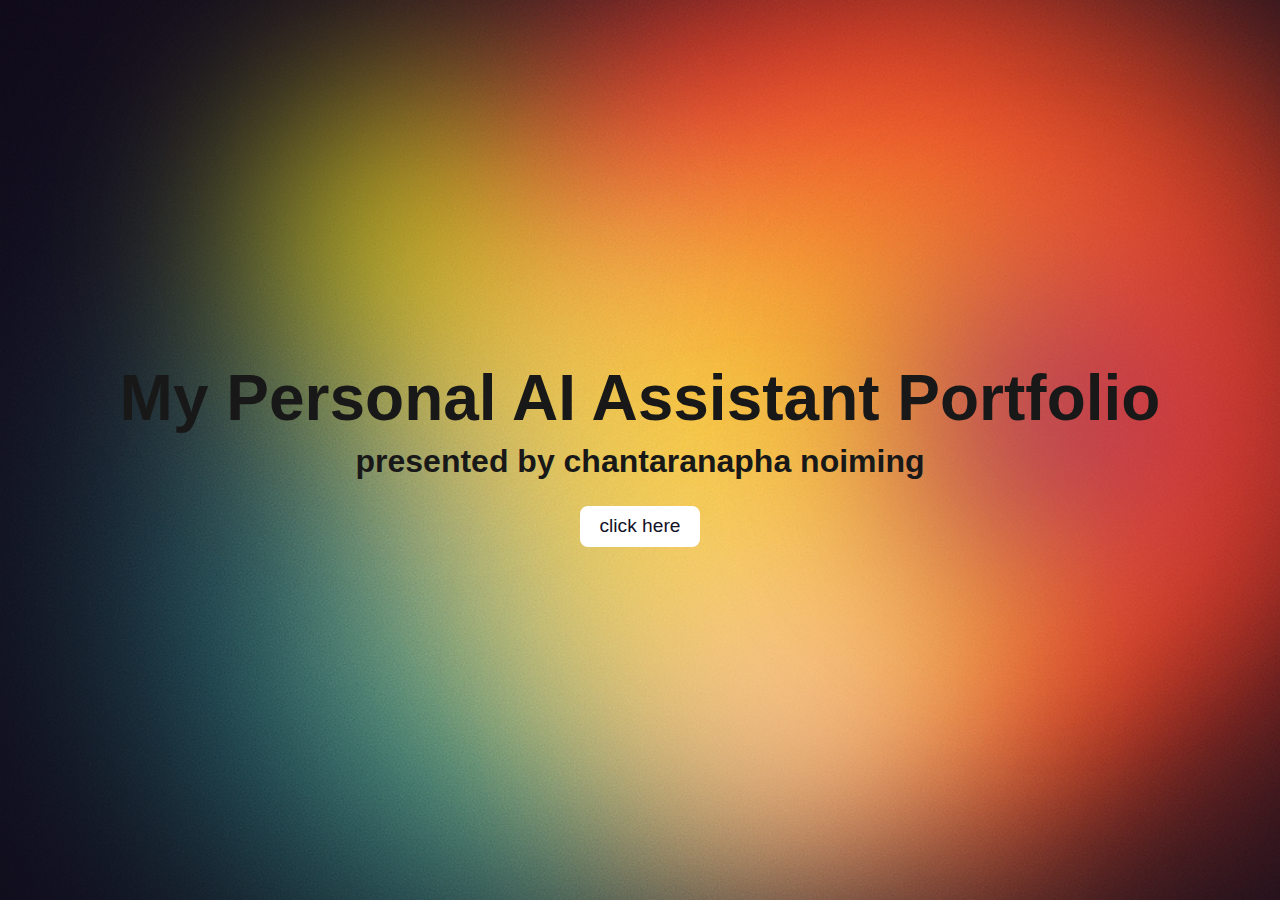
<file: index.html>
<!DOCTYPE html>
<html lang="en">
<head>
  <meta charset="UTF-8" />
  <meta name="viewport" content="width=device-width, initial-scale=1.0" />
  <title>chantaranapha's portfolio</title>
  <link rel="stylesheet" href="p1.css" />
</head>
<body>
  <section class="main-section">
    <div class="content">
      <h2 class="main">My Personal AI Assistant Portfolio</h2>
      <h3 class="sub">presented by chantaranapha noiming</h3>
      <a href="p2.html" class="button">click here</a>
    </div>
  </section>

  <section class="glow-section">
    <div class="glow yellow"></div>
    <div class="glow pink"></div>
    <div class="glow purple"></div>
  </section>
</body>
</html>
</file>
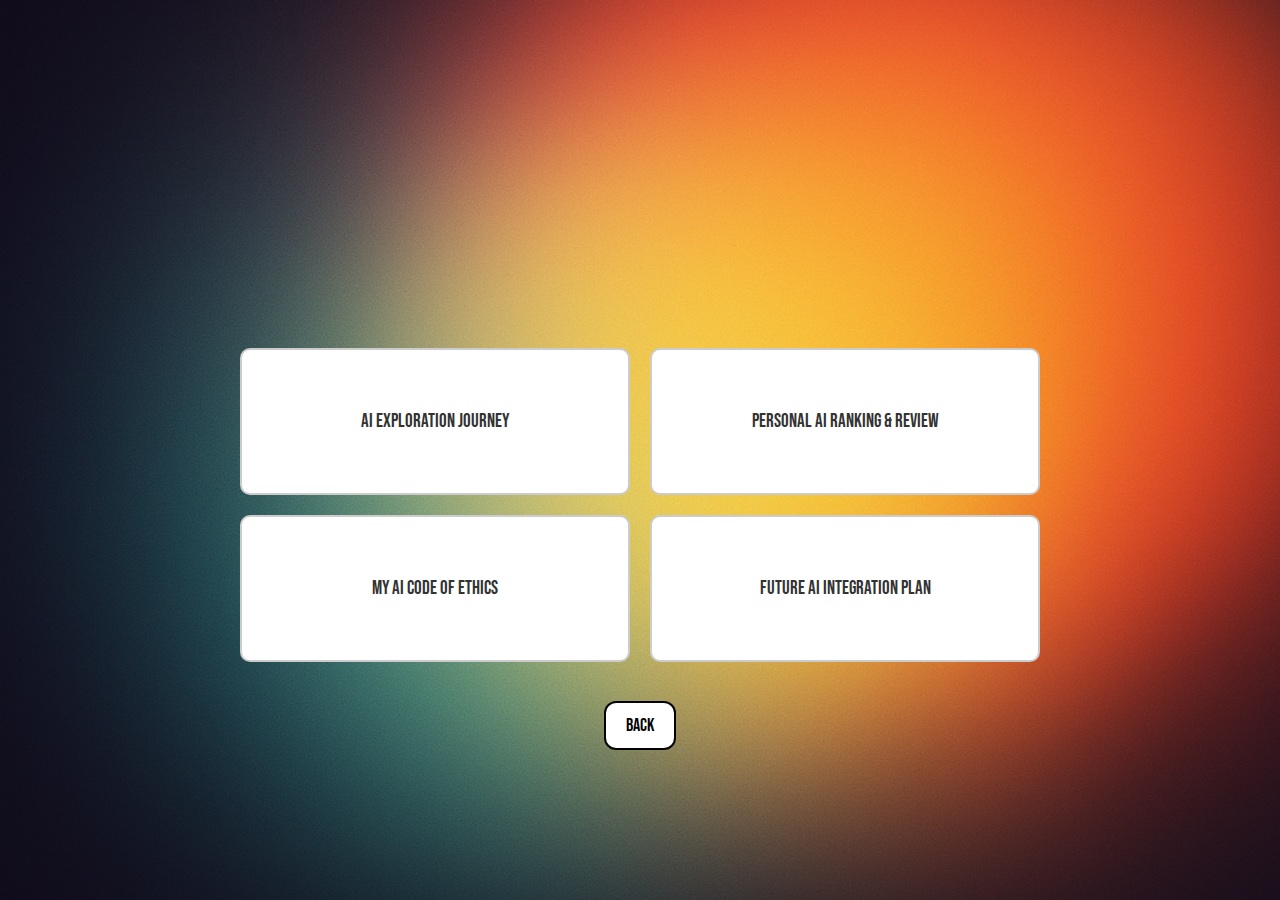
<file: p2.html>
<!DOCTYPE html>
<html lang="en">
<head>
    <meta charset="UTF-8">
    <meta name="viewport" content="width=device-width, initial-scale=1.0">
    <title>select Part</title>
    <link rel="stylesheet" href="p2.css">
</head>
<body>

    <div class="select-container">
         <a href="p3.html" class="part-box">AI Exploration Journey</a>
         <a href="p4.html" class="part-box">Personal AI Ranking & Review</a>
         <a href="p5.html" class="part-box">My AI Code of Ethics</a>
         <a href="p6.html" class="part-box">Future AI Integration Plan</a>
</div>
<div>
    <a href="index.html" class="back">back</a>
</div>


</body>
</html>
</file>
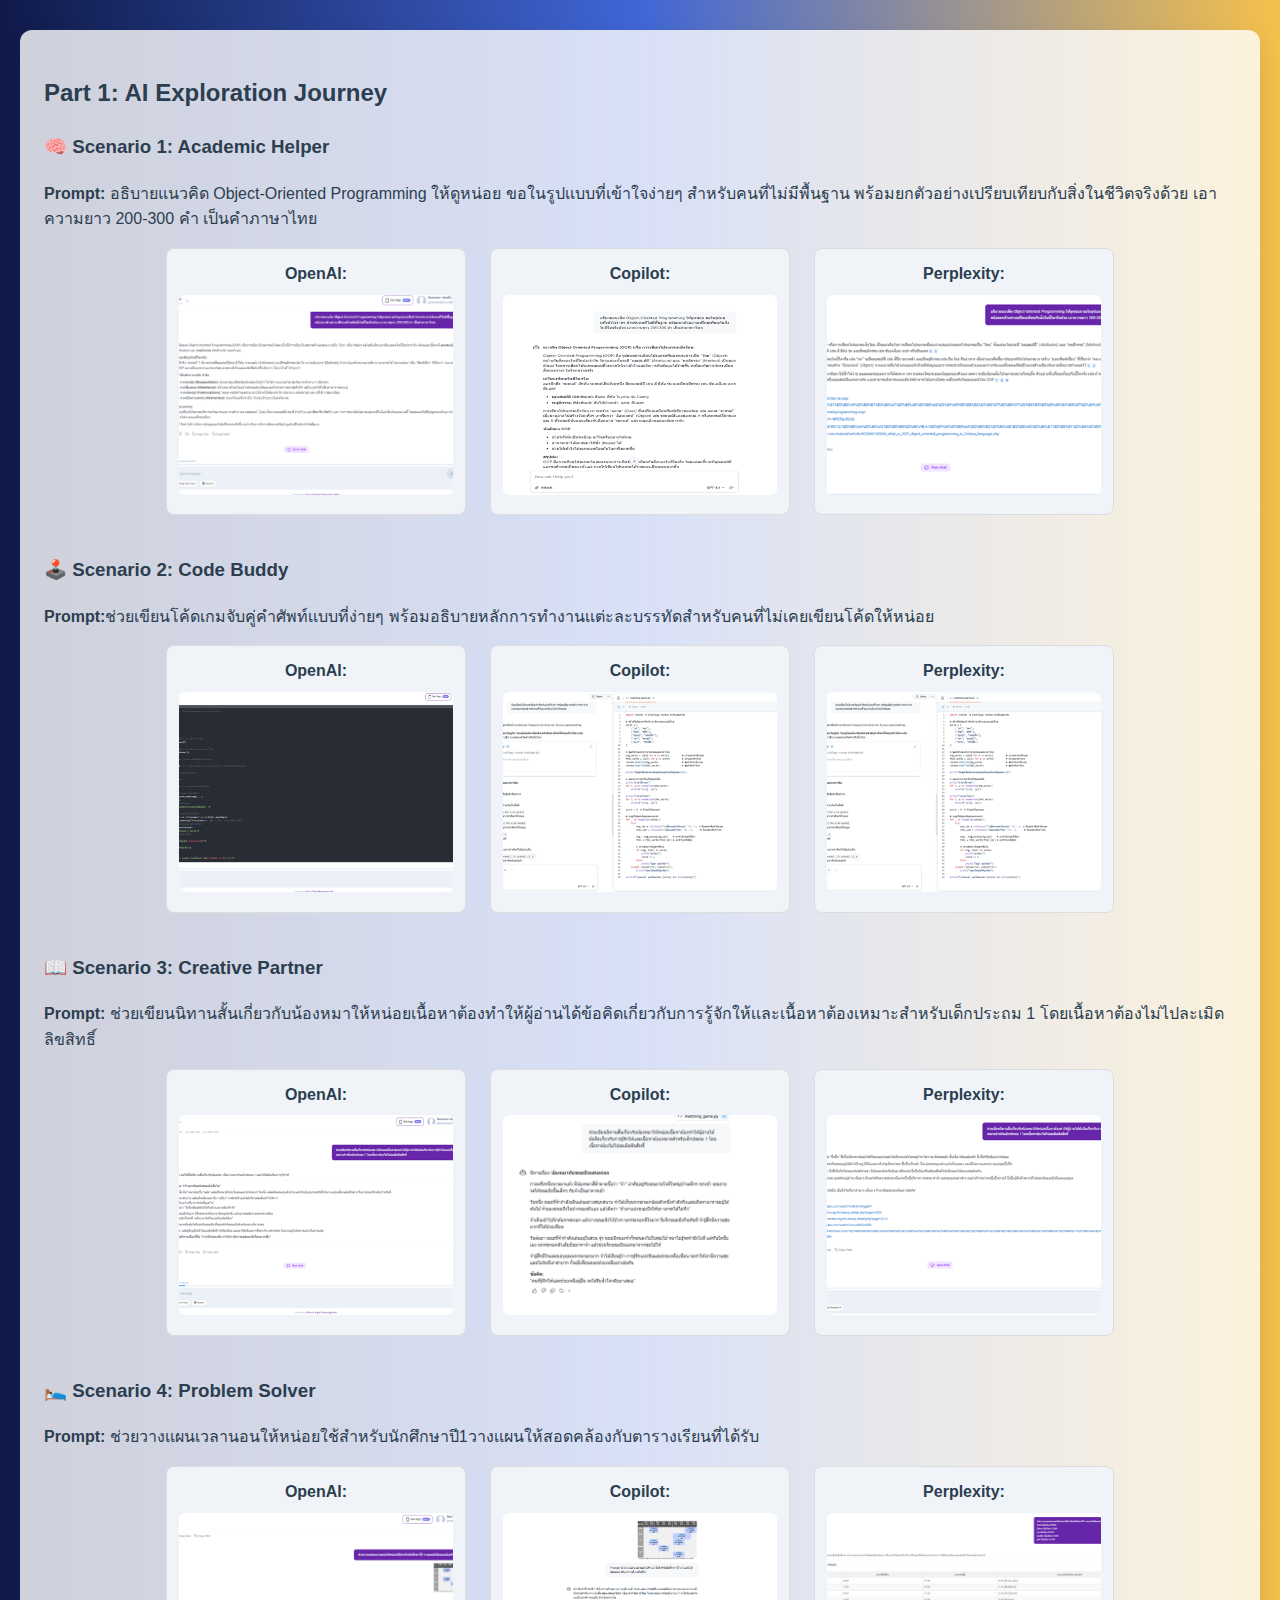
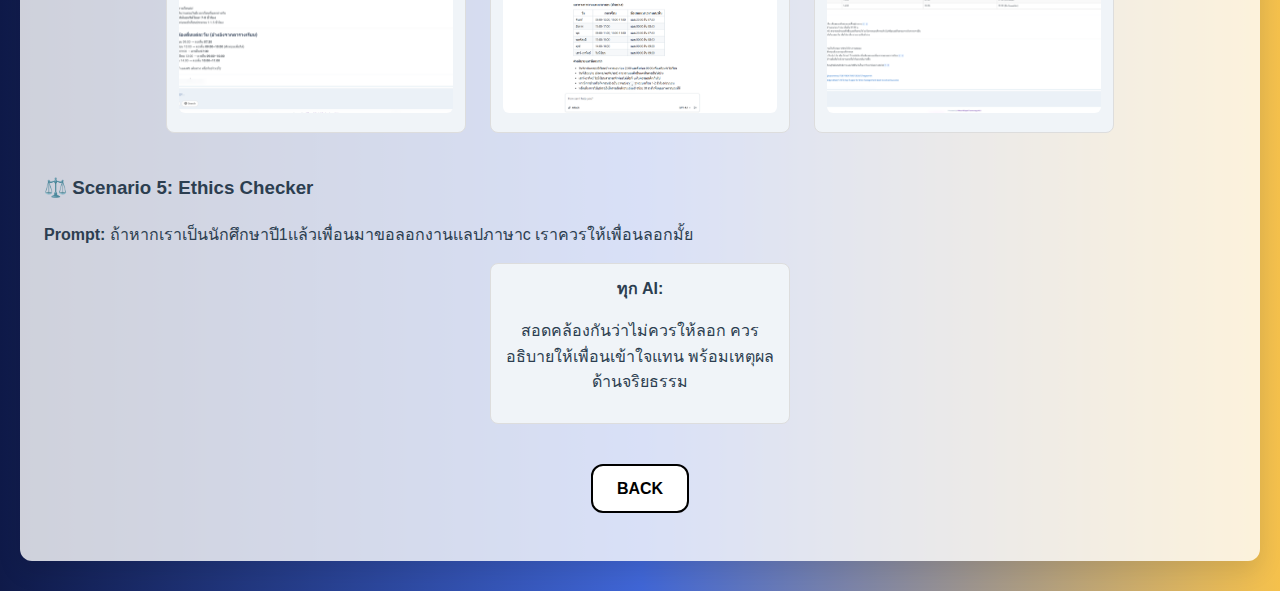
<file: p3.html>
<!DOCTYPE html>
<html lang="th">
<head>
  <meta charset="UTF-8" />
  <title>Part 1: AI Exploration Journey</title>
  <style>
    body {
      font-family: 'Segoe UI', sans-serif;
      background: linear-gradient(to right, #0f1a49, #4066d6, #f5c14c);
      color: #2c3e50;
      margin: 0;
      padding: 0 20px;
      line-height: 1.6;
    }

    h1, h2 {
      color: #2c3e50;
    }

    .back-wrapper {
      text-align: center;
      margin: 24px 0;
    }

    .back-button {
      display: inline-block;
      padding: 10px 24px;
      background-color: #ffffff;
      border: 2px solid #000000;
      color: #000000;
      font-weight: bold;
      text-decoration: none;
      border-radius: 12px;
      font-size: 16px;
      text-transform: uppercase;
      transition: background-color 0.2s ease, transform 0.2s ease;
    }

    .back-button:hover {
      background-color: #f2f2f2;
      transform: translateY(-2px);
    }

    section {
      margin: 30px 0;
      padding: 24px;
      background-color: rgba(255, 255, 255, 0.8);
      border-radius: 12px;
      box-shadow: 0 10px 25px rgba(0,0,0,0.1);
    }

    .scenario {
      margin-bottom: 40px;
    }

    .ai-row {
      display: flex;
      justify-content: center;
      gap: 24px;
      flex-wrap: wrap;
      margin-top: 16px;
      margin-bottom: 32px;
    }

    .ai-card {
      background-color: #f0f4f8;
      border: 1px solid #ddd;
      border-radius: 8px;
      padding: 12px;
      width: 300px;
      box-sizing: border-box;
      text-align: center;
      transition: transform 0.2s ease;
    }

    .ai-card:hover {
      transform: translateY(-4px);
    }

    .ai-card img {
      width: 100%;
      height: 200px;
      object-fit: cover;
      border-radius: 6px;
      margin-top: 8px;
    }
  </style>
</head>
<body>

  <section>
    
    <h2>Part 1: AI Exploration Journey</h2>

    <div class="scenario">
      <h3>🧠 Scenario 1: Academic Helper</h3>
      <p><strong>Prompt:</strong> อธิบายแนวคิด Object-Oriented Programming ให้ดูหน่อย ขอในรูปเเบบที่เข้าใจง่ายๆ สำหรับคนที่ไม่มีพื้นฐาน พร้อมยกตัวอย่างเปรียบเทียบกับสิ่งในชีวิตจริงด้วย เอาความยาว 200-300 คํา เป็นคำภาษาไทย</p>
      <div class="ai-row">
        <div class="ai-card"><strong>OpenAI:</strong><br><img src="image/openai 1.png" alt="OpenAI"></div>
        <div class="ai-card"><strong>Copilot:</strong><br><img src="image/git1.png" alt="Copilot"></div>
        <div class="ai-card"><strong>Perplexity:</strong><br><img src="image/per1.png" alt="Perplexity"></div>
      </div>
    </div>

    <div class="scenario">
      <h3>🕹️ Scenario 2: Code Buddy</h3>
      <p><strong>Prompt:</strong>ช่วยเขียนโค้ดเกมจับคู่คำศัพท์เเบบที่ง่ายๆ พร้อมอธิบายหลักการทำงานเเต่ะละบรรทัดสำหรับคนที่ไม่เคยเขียนโค้ดให้หน่อย</p>
      <div class="ai-row">
        <div class="ai-card"><strong>OpenAI:</strong><br><img src="image/open2.1.png" alt="OpenAI"></div>
        <div class="ai-card"><strong>Copilot:</strong><br><img src="image/git2.1.png" alt="Copilot"></div>
        <div class="ai-card"><strong>Perplexity:</strong><br><img src="image/git2.1.png" alt="Perplexity"></div>
      </div>
    </div>

    <div class="scenario">
      <h3>📖 Scenario 3: Creative Partner</h3>
      <p><strong>Prompt:</strong> ช่วยเขียนนิทานสั้นเกี่ยวกับน้องหมาให้หน่อยเนื้อหาต้องทำให้ผู้อ่านได้ข้อคิดเกี่ยวกับการรู้จักให้เเละเนื้อหาต้องเหมาะสำหรับเด็กประถม 1 โดยเนื้อหาต้องไม่ไปละเมิดลิขสิทธิ์</p>
      <div class="ai-row">
        <div class="ai-card"><strong>OpenAI:</strong><br><img src="image/open3.png" alt="OpenAI"></div>
        <div class="ai-card"><strong>Copilot:</strong><br><img src="image/git3.png" alt="Copilot"></div>
        <div class="ai-card"><strong>Perplexity:</strong><br><img src="image/per3.png" alt="Perplexity"></div>
      </div>
    </div>

    <div class="scenario">
      <h3>🛌 Scenario 4: Problem Solver</h3>
      <p><strong>Prompt:</strong> ช่วยวางเเผนเวลานอนให้หน่อยใช้สำหรับนักศึกษาปี1วางเเผนให้สอดคล้องกับตารางเรียนที่ได้รับ</p>
      <div class="ai-row">
        <div class="ai-card"><strong>OpenAI:</strong><br><img src="image/open4.1.png" alt="OpenAI"></div>
        <div class="ai-card"><strong>Copilot:</strong><br><img src="image/git4.png" alt="Copilot"></div>
        <div class="ai-card"><strong>Perplexity:</strong><br><img src="image/per4.png" alt="Perplexity"></div>
      </div>
    </div>

    <div class="scenario">
      <h3>⚖️ Scenario 5: Ethics Checker</h3>
      <p><strong>Prompt:</strong> ถ้าหากเราเป็นนักศึกษาปี1เเล้วเพื่อนมาขอลอกงานเเลปภาษาc เราควรให้เพื่อนลอกมั้ย</p>
      <div class="ai-row">
        <div class="ai-card">
          <strong>ทุก AI:</strong><br>
          <p>สอดคล้องกันว่าไม่ควรให้ลอก ควรอธิบายให้เพื่อนเข้าใจแทน พร้อมเหตุผลด้านจริยธรรม</p>
        </div>
      </div>
    </div>
 <div class="back-wrapper">
    <a href="p2.html" class="back-button">BACK</a>
  </div>

  </section>

</body>
</html>
</file>
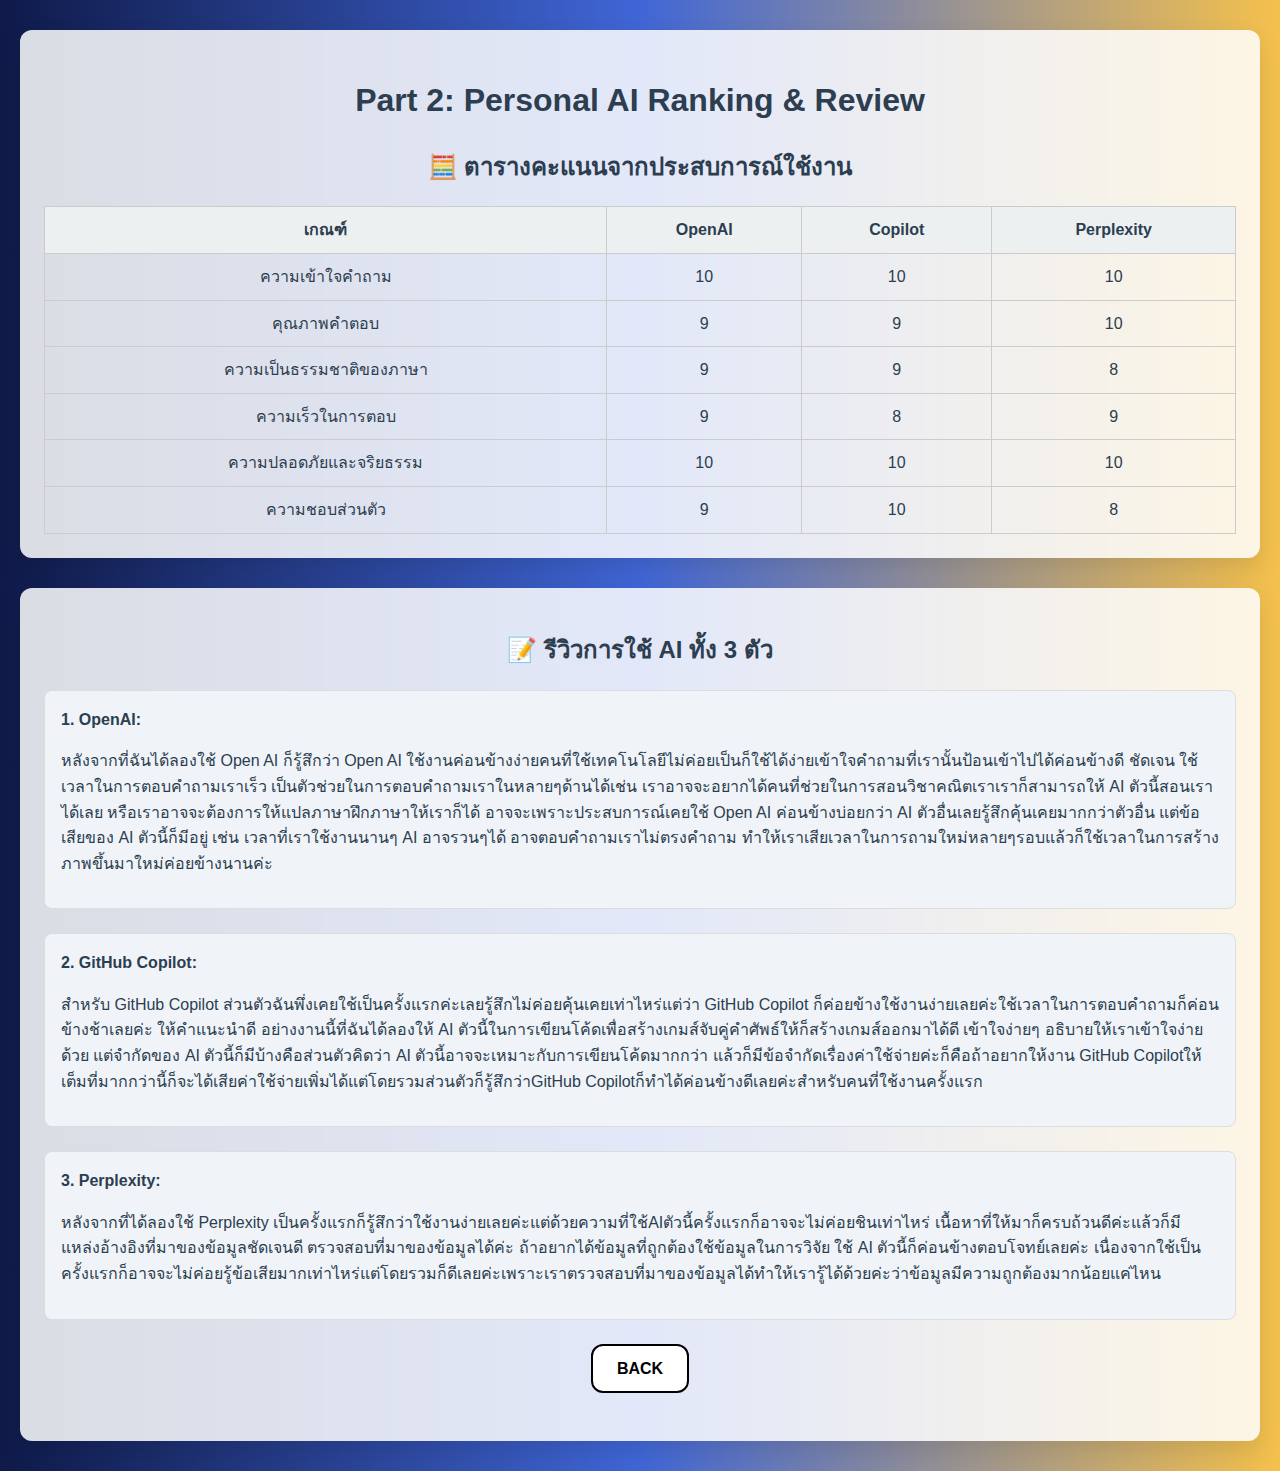
<file: p4.html>
<!DOCTYPE html>
<html lang="th">
<head>
  <meta charset="UTF-8" />
  <meta name="viewport" content="width=device-width, initial-scale=1.0" />
  <title>Part 2: Personal AI Ranking & Review</title>
  <style>
    body {
      font-family: 'Segoe UI', sans-serif;
      background: linear-gradient(to right, #0f1a49, #4066d6, #f5c14c);
      color: #2c3e50;
      margin: 0;
      padding: 0 20px;
      line-height: 1.6;
    }

    h1, h2 {
      color: #2c3e50;
      text-align: center;
    }

    .back-wrapper {
      text-align: center;
      margin: 24px 0;
    }

    .back-button {
      display: inline-block;
      padding: 10px 24px;
      background-color: #ffffff;
      border: 2px solid #000000;
      color: #000000;
      font-weight: bold;
      text-decoration: none;
      border-radius: 12px;
      font-size: 16px;
      text-transform: uppercase;
      transition: background-color 0.2s ease, transform 0.2s ease;
    }

    .back-button:hover {
      background-color: #f2f2f2;
      transform: translateY(-2px);
    }

    section {
      margin: 30px 0;
      padding: 24px;
      background-color: rgba(255, 255, 255, 0.85);
      border-radius: 12px;
      box-shadow: 0 10px 25px rgba(0,0,0,0.1);
    }

    table {
      width: 100%;
      border-collapse: collapse;
      margin-top: 16px;
    }

    th, td {
      padding: 10px;
      border: 1px solid #ccc;
      text-align: center;
    }

    th {
      background-color: #ecf0f1;
    }

    ul {
      padding-left: 20px;
    }

    li {
      margin-bottom: 16px;
    }

    .review-block {
      background-color: #f0f4f8;
      border: 1px solid #ddd;
      border-radius: 8px;
      padding: 16px;
      margin-bottom: 24px;
    }
  </style>
</head>
<body>


  <section>
    <h1>Part 2: Personal AI Ranking & Review</h1>
    <h2>🧮 ตารางคะแนนจากประสบการณ์ใช้งาน</h2>
    <table>
      <thead>
        <tr>
          <th>เกณฑ์</th>
          <th>OpenAI</th>
          <th>Copilot</th>
          <th>Perplexity</th>
        </tr>
      </thead>
      <tbody>
        <tr><td>ความเข้าใจคำถาม</td><td>10</td><td>10</td><td>10</td></tr>
        <tr><td>คุณภาพคำตอบ</td><td>9</td><td>9</td><td>10</td></tr>
        <tr><td>ความเป็นธรรมชาติของภาษา</td><td>9</td><td>9</td><td>8</td></tr>
        <tr><td>ความเร็วในการตอบ</td><td>9</td><td>8</td><td>9</td></tr>
        <tr><td>ความปลอดภัยและจริยธรรม</td><td>10</td><td>10</td><td>10</td></tr>
        <tr><td>ความชอบส่วนตัว</td><td>9</td><td>10</td><td>8</td></tr>
      </tbody>
    </table>
  </section>

  <section>
    <h2>📝 รีวิวการใช้ AI ทั้ง 3 ตัว</h2>

    <div class="review-block">
      <strong>1. OpenAI:</strong>
      <p>หลังจากที่ฉันได้ลองใช้ Open AI ก็รู้สึกว่า Open AI ใช้งานค่อนข้างง่ายคนที่ใช้เทคโนโลยีไม่ค่อยเป็นก็ใช้ได้ง่ายเข้าใจคำถามที่เรานั้นป้อนเข้าไปได้ค่อนข้างดี  ชัดเจน ใช้เวลาในการตอบคำถามเราเร็ว เป็นตัวช่วยในการตอบคำถามเราในหลายๆด้านได้เช่น เราอาจจะอยากได้คนที่ช่วยในการสอนวิชาคณิตเราเราก็สามารถให้ AI ตัวนี้สอนเราได้เลย หรือเราอาจจะต้องการให้แปลภาษาฝึกภาษาให้เราก็ได้  อาจจะเพราะประสบการณ์เคยใช้ Open AI ค่อนข้างบ่อยกว่า AI ตัวอื่นเลยรู้สึกคุ้นเคยมากกว่าตัวอื่น แต่ข้อเสียของ AI ตัวนี้ก็มีอยู่ เช่น เวลาที่เราใช้งานนานๆ AI อาจรวนๆได้ อาจตอบคำถามเราไม่ตรงคำถาม ทำให้เราเสียเวลาในการถามใหม่หลายๆรอบแล้วก็ใช้เวลาในการสร้างภาพขึ้นมาใหม่ค่อยข้างนานค่ะ</p>
    </div>

    <div class="review-block">
      <strong>2. GitHub Copilot:</strong>
      <p>สำหรับ GitHub Copilot ส่วนตัวฉันพึ่งเคยใช้เป็นครั้งแรกค่ะเลยรู้สึกไม่ค่อยคุ้นเคยเท่าไหร่แต่ว่า GitHub Copilot ก็ค่อยข้างใช้งานง่ายเลยค่ะใช้เวลาในการตอบคำถามก็ค่อนข้างช้าเลยค่ะ ให้คำแนะนำดี อย่างงานนี้ที่ฉันได้ลองให้ AI ตัวนี้ในการเขียนโค้ดเพื่อสร้างเกมส์จับคู่คำศัพธ์ให้ก็สร้างเกมส์ออกมาได้ดี เข้าใจง่ายๆ อธิบายให้เราเข้าใจง่ายด้วย แต่จำกัดของ AI ตัวนี้ก็มีบ้างคือส่วนตัวคิดว่า AI ตัวนี้อาจจะเหมาะกับการเขียนโค้ดมากกว่า แล้วก็มีข้อจำกัดเรื่องค่าใช้จ่ายค่ะก็คือถ้าอยากให้งาน GitHub Copilotให้เต็มที่มากกว่านี้ก็จะได้เสียค่าใช้จ่ายเพิ่มได้แต่โดยรวมส่วนตัวก็รู้สึกว่าGitHub Copilotก็ทำได้ค่อนข้างดีเลยค่ะสำหรับคนที่ใช้งานครั้งแรก</p>
    </div>

    <div class="review-block">
      <strong>3. Perplexity:</strong>
      <p>หลังจากที่ได้ลองใช้ Perplexity เป็นครั้งแรกก็รู้สึกว่าใช้งานง่ายเลยค่ะแต่ด้วยความที่ใช้AIตัวนี้ครั้งแรกก็อาจจะไม่ค่อยชินเท่าไหร่ เนื้อหาที่ให้มาก็ครบถ้วนดีค่ะแล้วก็มีแหล่งอ้างอิงที่มาของข้อมูลชัดเจนดี ตรวจสอบที่มาของข้อมูลได้ค่ะ ถ้าอยากได้ข้อมูลที่ถูกต้องใช้ข้อมูลในการวิจัย ใช้ AI ตัวนี้ก็ค่อนข้างตอบโจทย์เลยค่ะ เนื่องจากใช้เป็นครั้งแรกก็อาจจะไม่ค่อยรู้ข้อเสียมากเท่าไหร่แต่โดยรวมก็ดีเลยค่ะเพราะเราตรวจสอบที่มาของข้อมูลได้ทำให้เรารู้ได้ด้วยค่ะว่าข้อมูลมีความถูกต้องมากน้อยแค่ไหน</p>
    </div>
    <div class="back-wrapper">
    <a href="p2.html" class="back-button">BACK</a>
  </div>

  </section>

</body>
</html>
</file>
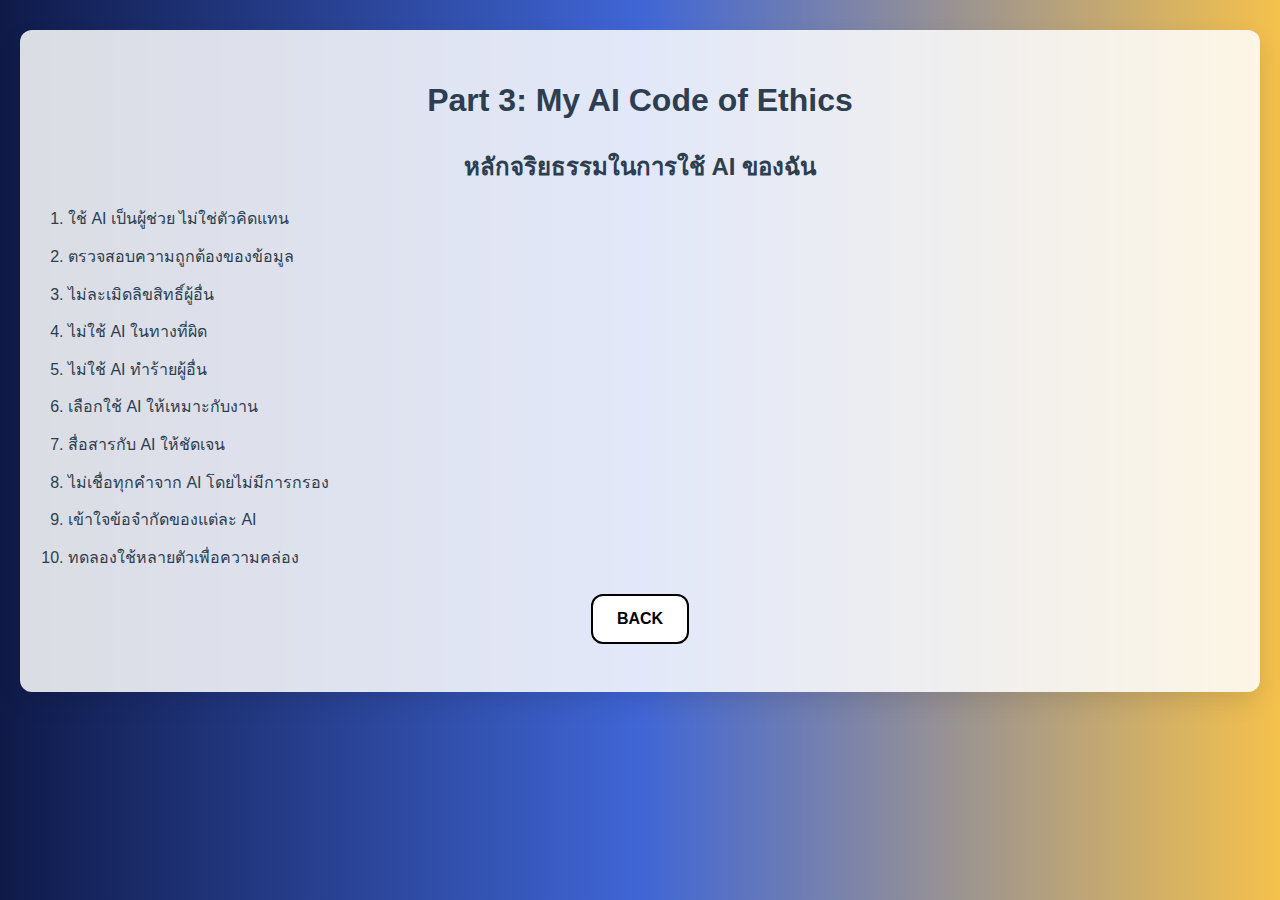
<file: p5.html>
<!DOCTYPE html>
<html lang="th">
<head>
  <meta charset="UTF-8" />
  <meta name="viewport" content="width=device-width, initial-scale=1.0" />
  <title>Part 3: My AI Code of Ethics</title>
  <style>
    body {
      font-family: 'Segoe UI', sans-serif;
      background: linear-gradient(to right, #0f1a49, #4066d6, #f5c14c);
      color: #2c3e50;
      margin: 0;
      padding: 0 20px;
      line-height: 1.6;
    }

    h1, h2 {
      color: #2c3e50;
      text-align: center;
    }

    .back-wrapper {
      text-align: center;
      margin: 24px 0;
    }

    .back-button {
      display: inline-block;
      padding: 10px 24px;
      background-color: #ffffff;
      border: 2px solid #000000;
      color: #000000;
      font-weight: bold;
      text-decoration: none;
      border-radius: 12px;
      font-size: 16px;
      text-transform: uppercase;
      transition: background-color 0.2s ease, transform 0.2s ease;
    }

    .back-button:hover {
      background-color: #f2f2f2;
      transform: translateY(-2px);
    }

    section {
      margin: 30px 0;
      padding: 24px;
      background-color: rgba(255, 255, 255, 0.85);
      border-radius: 12px;
      box-shadow: 0 10px 25px rgba(0,0,0,0.1);
    }

    ol {
      padding-left: 24px;
    }

    ol li {
      margin-bottom: 12px;
    }
  </style>
</head>
<body>

  <section>
    <h1>Part 3: My AI Code of Ethics</h1>
    <h2>หลักจริยธรรมในการใช้ AI ของฉัน</h2>
    <ol>
      <li>ใช้ AI เป็นผู้ช่วย ไม่ใช่ตัวคิดแทน</li>
      <li>ตรวจสอบความถูกต้องของข้อมูล</li>
      <li>ไม่ละเมิดลิขสิทธิ์ผู้อื่น</li>
      <li>ไม่ใช้ AI ในทางที่ผิด</li>
      <li>ไม่ใช้ AI ทำร้ายผู้อื่น</li>
      <li>เลือกใช้ AI ให้เหมาะกับงาน</li>
      <li>สื่อสารกับ AI ให้ชัดเจน</li>
      <li>ไม่เชื่อทุกคำจาก AI โดยไม่มีการกรอง</li>
      <li>เข้าใจข้อจำกัดของแต่ละ AI</li>
      <li>ทดลองใช้หลายตัวเพื่อความคล่อง</li>
    </ol>
    <div class="back-wrapper">
    <a href="p2.html" class="back-button">BACK</a>
  </div>
  </section>

</body>
</html>
</file>
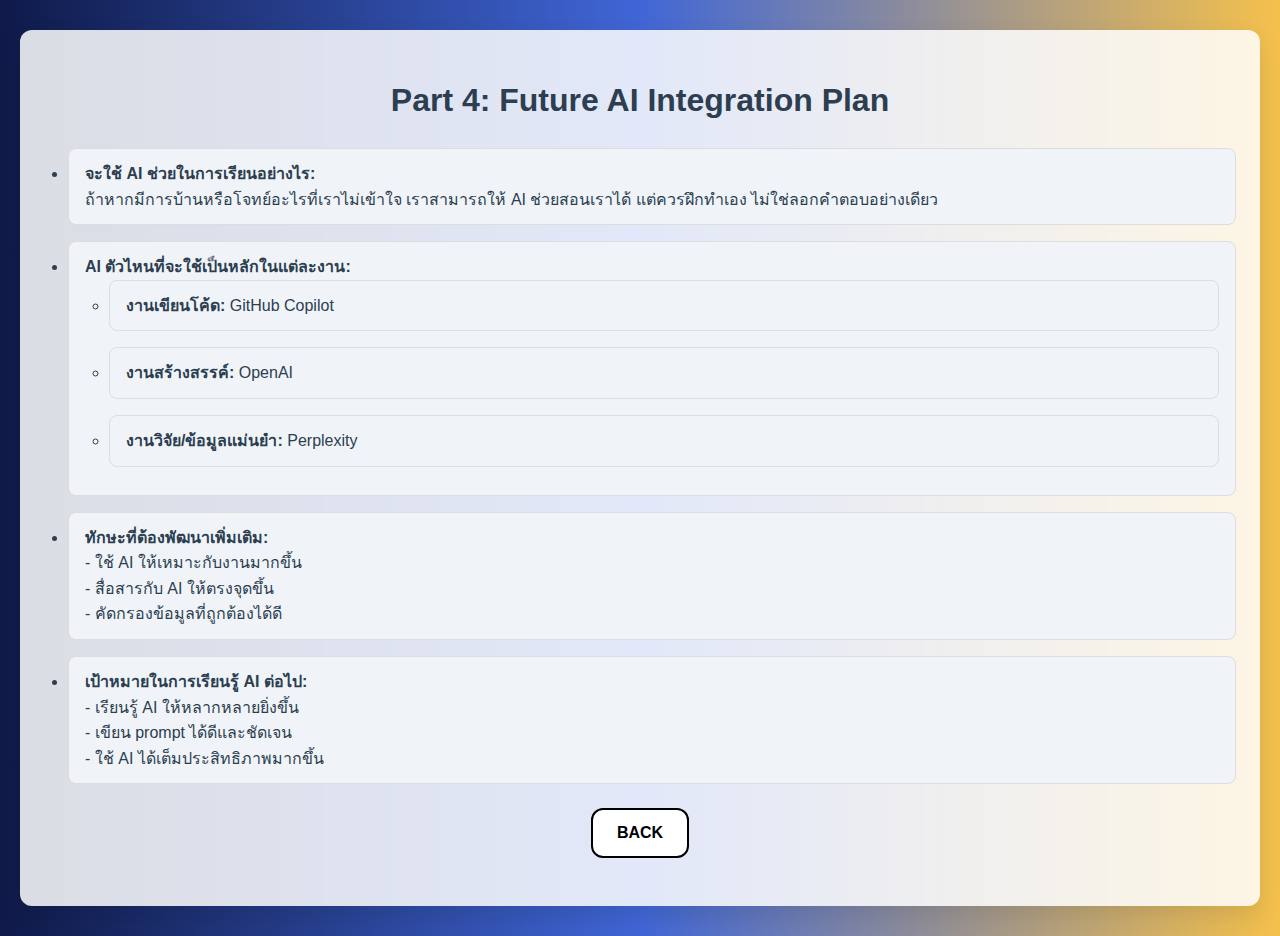
<file: p6.html>
<!DOCTYPE html>
<html lang="th">
<head>
  <meta charset="UTF-8" />
  <meta name="viewport" content="width=device-width, initial-scale=1.0" />
  <title>Part 4: Future AI Integration Plan</title>
  <style>
    body {
      font-family: 'Segoe UI', sans-serif;
      background: linear-gradient(to right, #0f1a49, #4066d6, #f5c14c);
      color: #2c3e50;
      margin: 0;
      padding: 0 20px;
      line-height: 1.6;
    }

    h1, h2 {
      color: #2c3e50;
      text-align: center;
    }

    section {
      margin: 30px 0;
      padding: 24px;
      background-color: rgba(255, 255, 255, 0.85);
      border-radius: 12px;
      box-shadow: 0 10px 25px rgba(0,0,0,0.1);
    }

    ul {
      padding-left: 24px;
    }

    ul li {
      margin-bottom: 16px;
      background-color: #f0f4f8;
      border: 1px solid #ddd;
      border-radius: 8px;
      padding: 12px 16px;
    }

    .back-wrapper {
      text-align: center;
      margin: 24px 0;
    }

    .back-button {
      display: inline-block;
      padding: 10px 24px;
      background-color: #ffffff;
      border: 2px solid #000000;
      color: #000000;
      font-weight: bold;
      text-decoration: none;
      border-radius: 12px;
      font-size: 16px;
      text-transform: uppercase;
      transition: background-color 0.2s ease, transform 0.2s ease;
    }

    .back-button:hover {
      background-color: #f2f2f2;
      transform: translateY(-2px);
    }
  </style>
</head>
<body>

  <section>
    <h1>Part 4: Future AI Integration Plan</h1>
    <ul>
      <li><strong>จะใช้ AI ช่วยในการเรียนอย่างไร:</strong><br> ถ้าหากมีการบ้านหรือโจทย์อะไรที่เราไม่เข้าใจ เราสามารถให้ AI ช่วยสอนเราได้ แต่ควรฝึกทำเอง ไม่ใช่ลอกคำตอบอย่างเดียว</li>

      <li><strong>AI ตัวไหนที่จะใช้เป็นหลักในแต่ละงาน:</strong><br>
        <ul>
          <li><strong>งานเขียนโค้ด:</strong> GitHub Copilot</li>
          <li><strong>งานสร้างสรรค์:</strong> OpenAI</li>
          <li><strong>งานวิจัย/ข้อมูลแม่นยำ:</strong> Perplexity</li>
        </ul>
      </li>

      <li><strong>ทักษะที่ต้องพัฒนาเพิ่มเติม:</strong><br>
        - ใช้ AI ให้เหมาะกับงานมากขึ้น<br>
        - สื่อสารกับ AI ให้ตรงจุดขึ้น<br>
        - คัดกรองข้อมูลที่ถูกต้องได้ดี
      </li>

      <li><strong>เป้าหมายในการเรียนรู้ AI ต่อไป:</strong><br>
        - เรียนรู้ AI ให้หลากหลายยิ่งขึ้น<br>
        - เขียน prompt ได้ดีและชัดเจน<br>
        - ใช้ AI ได้เต็มประสิทธิภาพมากขึ้น
      </li>
    </ul>
    <div class="back-wrapper">
    <a href="p2.html" class="back-button">BACK</a>
  </div>
  </section>

</body>
</html>
</file>
<file: p1.css>
/* รีเซ็ต margin/padding และปิด scroll */
html, body {
  margin: 0;
  padding: 0;
  overflow: hidden;
  height: 100%;
  width: 100%;
  font-family: 'Bebas Neue', sans-serif;
  color: #070707;
}


body {
  display: flex;
  flex-direction: column;
  justify-content: center;
  align-items: center;

  background-image:url(image/background.png); 
  background-size: cover;
  background-position: center;
  background-repeat: no-repeat;
 
  display: flex;
  justify-content: center;
  align-items: center;
  color: #181818;
  font-family: 'Bebas Neue', sans-serif;
  font-size: 3rem;
  margin: 0;
  height: 100vh;
  overflow: hidden;


}

/* เนื้อหาหลัก */
.main-section {
  flex: 1;
  display: flex;
  justify-content: center;
  align-items: center;
  text-align: center;
}

.main {
  font-size: 4rem;
  margin: 0.5rem 0;
}

.sub {
  font-size: 2rem;
  margin: 0.5rem 0;
}

.button {
  display: inline-block;
  padding: 0.6rem 1.2rem;
  background-color: #ffffff;
  color: #131126;
  text-decoration: none;
  font-size: 1.2rem;
  margin-top: 1rem;
  border-radius: 8px;
  transition: background-color 0.3s ease;
}

.button:hover {
  background-color: #222020;
}

/* ส่วน effect glow ด้านหลัง */
.glow-section {
  position: absolute;
  top: 0;
  left: 0;
  height: 100vh;
  width: 100vw;
  overflow: hidden;
  pointer-events: none;
  z-index: -1;
}

.glow {
  position: absolute;
  border-radius: 50%;
  filter: blur(100px);
  opacity: 0.6;
}

.glow.yellow {
  width: 300px;
  height: 300px;
  background: yellow;
  top: 10%;
  left: 20%;
}

.glow.pink {
  width: 300px;
  height: 300px;
  background: pink;
  top: 60%;
  left: 50%;
}

.glow.purple {
  width: 300px;
  height: 300px;
  background: purple;
  top: 30%;
  left: 70%;
}
</file>
<file: p2.css>
@import url('https://fonts.googleapis.com/css2?family=Bebas+Neue&family=Playfair+Display:ital,wght@0,400..900;1,400..900&family=Roboto:ital,wght@0,100..900;1,100..900&display=swap');
@import url('https://fonts.googleapis.com/css2?family=Bebas+Neue&display=swap');
    body {
      font-family: 'Bebas Neue', sans-serif;
      padding: 40px;    
      background-image:url(image/background.png);
      background-color: #131126; 
      background-size: cover;
      background-position: center;
      background-repeat: no-repeat;

    }

    .select-container {
      display: grid;
      grid-template-columns: 1fr 1fr;
      gap: 20px;
      max-width: 800px;
      margin: auto;
      margin-top: 300px;
    }
/* box dec */
    .part-box {
      display: block;
      background-color: #ffffff;
      border: 2px solid #cccccc;
      border-radius: 10px;
      padding: 60px;
      text-align: center;
      font-size: 1.2rem;
      text-decoration: none;
      color: #333333;
      transition: all 0.3s ease;
    }
/* effect */
    .part-box:hover {
      border-color: #151616;
      box-shadow: 0 4px 10px rgba(0,0,0,0.2);
      transform: scale(1.02);
      color: #0c0d0e;
    }
  .back {
    display: flex;
    align-items: center;
    justify-content: center;
    font-size: 18px;
    font-weight: 500;
    line-height: 1.4;
    padding: 10px 20px;
    background-color: #ffffff;
    color: #030303;
    text-decoration: none;
    border: 2px solid #030303;
    border-radius: 12px;
    cursor: pointer;
    transition: 0.3s ease;
    position: fixed;
    bottom:150px;
    left: 50%;
    transform: translateX(-50%);
    }
.back:hover {
    background-color: #030303;
    color: #ffffff;
    border-color: #ffffff;
}
</file>
